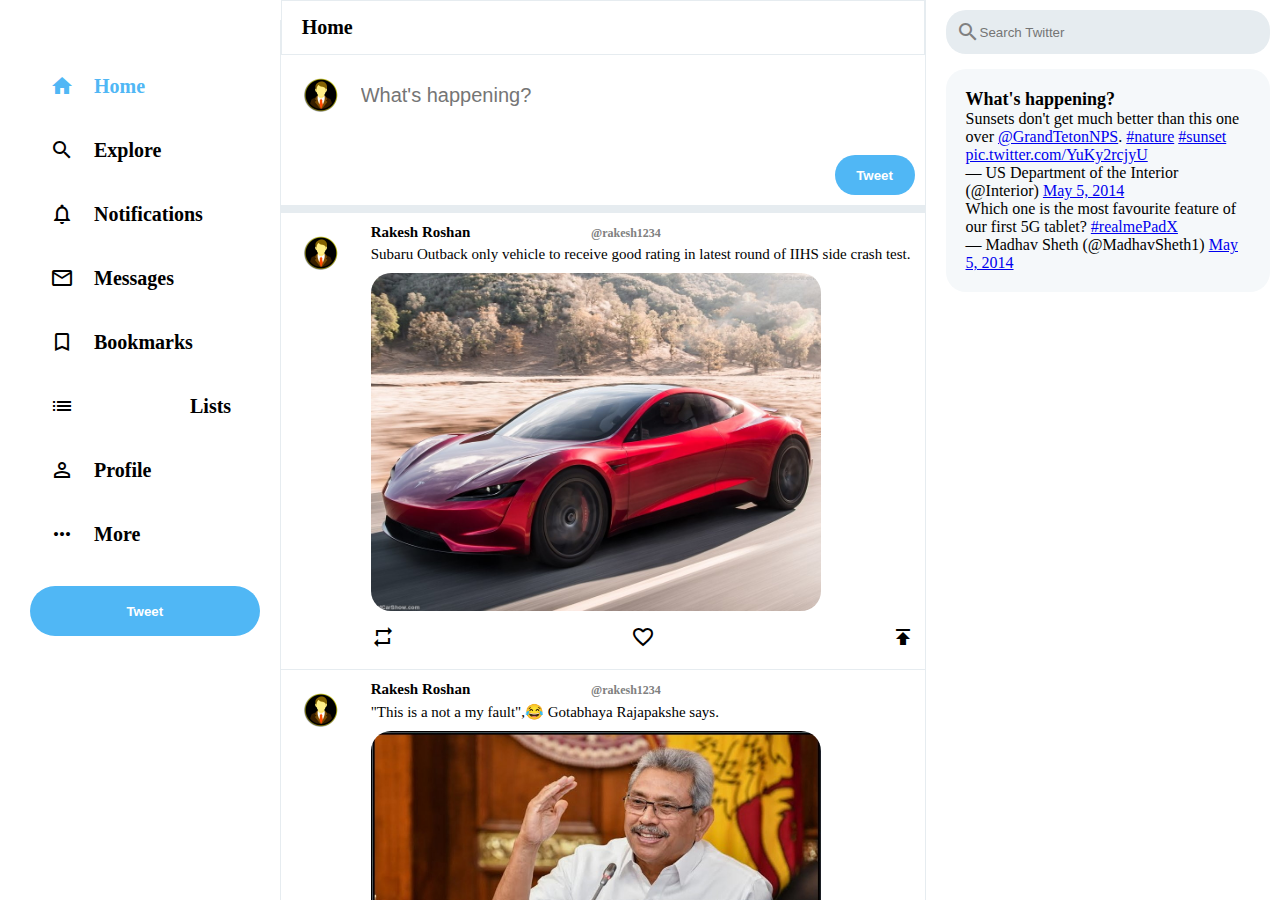
<file: index.html>
<!DOCTYPE html>
<html lang="en">
  <head>
    <meta charset="UTF-8" />
    <meta http-equiv="X-UA-Compatible" content="IE=edge" />
    <meta name="viewport" content="width=device-width, initial-scale=1.0" />
    <title>Twitter Clone</title>
    <link rel="icon" type="image/x-png" href="assets/favicon.png">
    <link rel="stylesheet" href="style.css" />
    <link href="https://fonts.googleapis.com/icon?family=Material+Icons" rel="stylesheet" />
    <link rel="stylesheet" href="https://cdnjs.cloudflare.com/ajax/libs/font-awesome/5.15.3/css/all.min.css" integrity="sha512-iBBXm8fW90+nuLcSKlbmrPcLa0OT92xO1BIsZ+ywDWZCvqsWgccV3gFoRBv0z+8dLJgyAHIhR35VZc2oM/gI1w==" crossorigin="anonymous"
    />
  </head>
  <body>
    <!-- sidebar starts -->
    <div class="sidebar">
      <i class="fab fa-twitter"></i>
      <div class="sidebarOption active">
        <span class="material-icons"> home </span>
        <h2>Home</h2>
      </div>

      <div class="sidebarOption">
        <span class="material-icons"> search </span>
        <h2>Explore</h2>
      </div>

      <div class="sidebarOption">
        <span class="material-icons"> notifications_none </span>
        <h2>Notifications</h2>
      </div>

      <div class="sidebarOption">
        <span class="material-icons"> mail_outline </span>
        <h2>Messages</h2>
      </div>

      <div class="sidebarOption">
        <span class="material-icons"> bookmark_border </span>
        <h2>Bookmarks</h2>
      </div>

      <div class="sidebarOption">
        <span class="material-icons"> list_alt </span>
        <h2>Lists</h2>
      </div>

      <div class="sidebarOption">
        <span class="material-icons"> perm_identity </span>
        <h2>Profile</h2>
      </div>

      <div class="sidebarOption">
        <span class="material-icons"> more_horiz </span>
        <h2>More</h2>
      </div>
      <button class="sidebar__tweet">Tweet</button>
    </div>
    <!-- sidebar ends -->

    <!-- feed starts -->
    <div class="feed">
      <div class="feed__header">
        <h2>Home</h2>
      </div>

      <!-- tweetbox starts -->
      <div class="tweetBox">
        <form>
          <div class="tweetbox__input">
            <img
              src="assets/profile.png"
              alt=""
            />
            <input type="text" placeholder="What's happening?" />
          </div>
          <button class="tweetBox__tweetButton">Tweet</button>
        </form>
      </div>
      <!-- tweetbox ends -->

      <!-- post starts -->
      <div class="post">
        <div class="post__avatar">
          <img
            src="assets/profile.png"
            alt=""
          />
        </div>

        <div class="post__body">
          <div class="post__header">
            <div class="post__headerText">
              <h3>
                Rakesh Roshan
                <span class="post__headerSpecial"
                  ><span class="material-icons post__badge"> verified </span>@rakesh1234</span
                >
              </h3>
            </div>
            <div class="post__headerDescription">
              <p>Subaru Outback only vehicle to receive good rating in latest round of IIHS side crash test.</p>
            </div>
          </div>
          <img
            src="assets/post1.jpg"
            alt=""
          />
          <div class="post__footer">
            <span class="material-icons"> repeat </span>
            <span class="material-icons"> favorite_border </span>
            <span class="material-icons"> publish </span>
          </div>
        </div>
      </div>
      <!-- post ends -->

      <!-- post starts -->
      <div class="post">
        <div class="post__avatar">
          <img
            src="assets/profile.png"
            alt=""
          />
        </div>

        <div class="post__body">
          <div class="post__header">
            <div class="post__headerText">
              <h3>
                Rakesh Roshan
                <span class="post__headerSpecial"
                  ><span class="material-icons post__badge"> verified </span>@rakesh1234</span
                >
              </h3>
            </div>
            <div class="post__headerDescription">
              <p>"This is a not a my fault",😂 Gotabhaya Rajapakshe says.</p>
            </div>
          </div>
          <img
            src="assets/post2.jpg"
            alt=""
          />
          <div class="post__footer">
            <span class="material-icons"> repeat </span>
            <span class="material-icons"> favorite_border </span>
            <span class="material-icons"> publish </span>
          </div>
        </div>
      </div>
      <!-- post ends -->


      <!-- post starts -->
      <div class="post">
        <div class="post__avatar">
          <img
            src="assets/profile.png"
            alt=""
          />
        </div>

        <div class="post__body">
          <div class="post__header">
            <div class="post__headerText">
              <h3>
                Rakesh Roshan
                <span class="post__headerSpecial"
                  ><span class="material-icons post__badge"> verified </span>@rakesh1234</span
                >
              </h3>
            </div>
            <div class="post__headerDescription">
              <p>Early adopters with 11+ ML models in production see higher #ROI and increased benefits.</p>
            </div>
          </div>
          <img
            src="assets/post3.jpeg"
            alt=""
          />
          <div class="post__footer">
            <span class="material-icons"> repeat </span>
            <span class="material-icons"> favorite_border </span>
            <span class="material-icons"> publish </span>
          </div>
        </div>
      </div>
      <!-- post ends -->

    </div>
    <!-- feed ends -->

    <!-- widgets starts -->
    <div class="widgets">
      <div class="widgets__input">
        <span class="material-icons widgets__searchIcon"> search </span>
        <input type="text" placeholder="Search Twitter" />
      </div>

      <div class="widgets__widgetContainer">
        <h2>What's happening?</h2>
        <blockquote class="twitter-tweet">
          <p lang="en" dir="ltr">
            Sunsets don&#39;t get much better than this one over
            <a href="https://twitter.com/GrandTetonNPS?ref_src=twsrc%5Etfw">@GrandTetonNPS</a>.
            <a href="https://twitter.com/hashtag/nature?src=hash&amp;ref_src=twsrc%5Etfw"
              >#nature</a
            >
            <a href="https://twitter.com/hashtag/sunset?src=hash&amp;ref_src=twsrc%5Etfw"
              >#sunset</a
            >
            <a href="http://t.co/YuKy2rcjyU">pic.twitter.com/YuKy2rcjyU</a>
          </p>
          &mdash; US Department of the Interior (@Interior)
          <a href="https://twitter.com/Interior/status/463440424141459456?ref_src=twsrc%5Etfw"
            >May 5, 2014</a
          >
        </blockquote>

        <blockquote class="twitter-tweet">
          <p lang="en" dir="ltr">
            Which one is the most favourite feature of our first 5G tablet?
            <a href="https://twitter.com/hashtag/realmePadX?src=hashtag_click">#realmePadX</a>
          </p>
          &mdash; Madhav Sheth (@MadhavSheth1)
          <a href="https://twitter.com/MadhavSheth1/status/1553961308751798272"
            >May 5, 2014</a>
        </blockquote>
        <script async src="https://platform.twitter.com/widgets.js" charset="utf-8"></script>
      </div>
    </div>
    <!-- widgets ends -->
  </body>
</html>
</file>
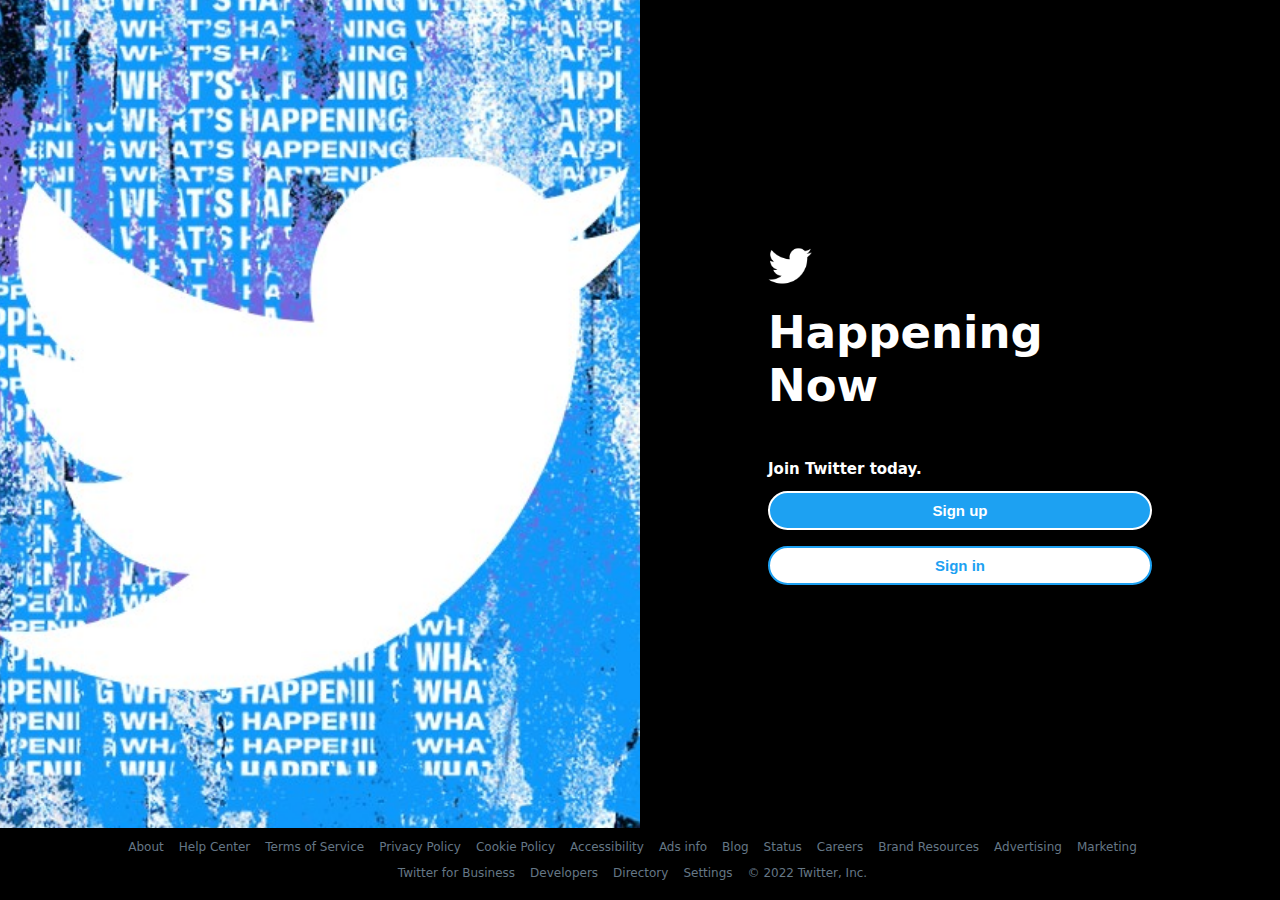
<file: first-login.html>
<!DOCTYPE html>
<html lang="en">

<head>
    <meta charset="UTF-8">
    <meta name="viewport" content="width=device-width, initial-scale=1.0,maximum-scale=1.0, minimum-scale=1.0">
    <meta http-equiv="X-UA-Compatible" content="ie=edge">
    <title>Sign in or Sign up</title>
    <link rel="icon" type="image/x-png" href="first-login-assets/favicon.png">
    <link rel="stylesheet" href="first-login.css">

</head>

<body>
    <main>
        <div class="left">
            <div class="left-bg">
                <img src="first-login-assets/banner.jpg" alt="">
            </div>
        </div>
        <div class="right">
            <div class="content">
                <div class="logo">
                    <img src="first-login-assets/twitter.png" alt="">
                </div>
                <div class="title">
                    <h2>Happening Now</h2>                
                </div>
                <div class="sub-title">
                    Join Twitter today.
                </div>
                <form action="second-login.html" method="post">
                    <button type="submit" class="register" onclick="second-login.html">Sign up</button>
                    <button type="submit" class="login" onclick="second-login.html">Sign in</button>
                </form>
            </div>
        </div>
    </main>
    
    <footer>
        <div class="container">
            <ul class="footer-link">
                <li><a href="#">About</a></li>
                <li><a href="#">Help Center</a></li>
                <li><a href="#">Terms of Service</a></li>
                <li><a href="#">Privacy Policy</a></li>
                <li><a href="#">Cookie Policy</a></li>
                <li><a href="#">Accessibility</a></li>
                <li><a href="#">Ads info</a></li>
                <li><a href="#">Blog</a></li>
                <li><a href="#">Status</a></li>
                <li><a href="#">Careers</a></li>
                <li><a href="#">Brand Resources</a></li>
                <li><a href="#">Advertising</a></li>
                <li><a href="#">Marketing</a></li>
                <li><a href="#">Twitter for Business</a></li>
                <li><a href="#">Developers</a></li>
                <li><a href="#">Directory</a></li>
                <li><a href="#">Settings</a></li>
                <li><span>© 2022 Twitter, Inc.</span></li>
            </ul>
        </div>

    </footer>
</body>

</html>
</file>
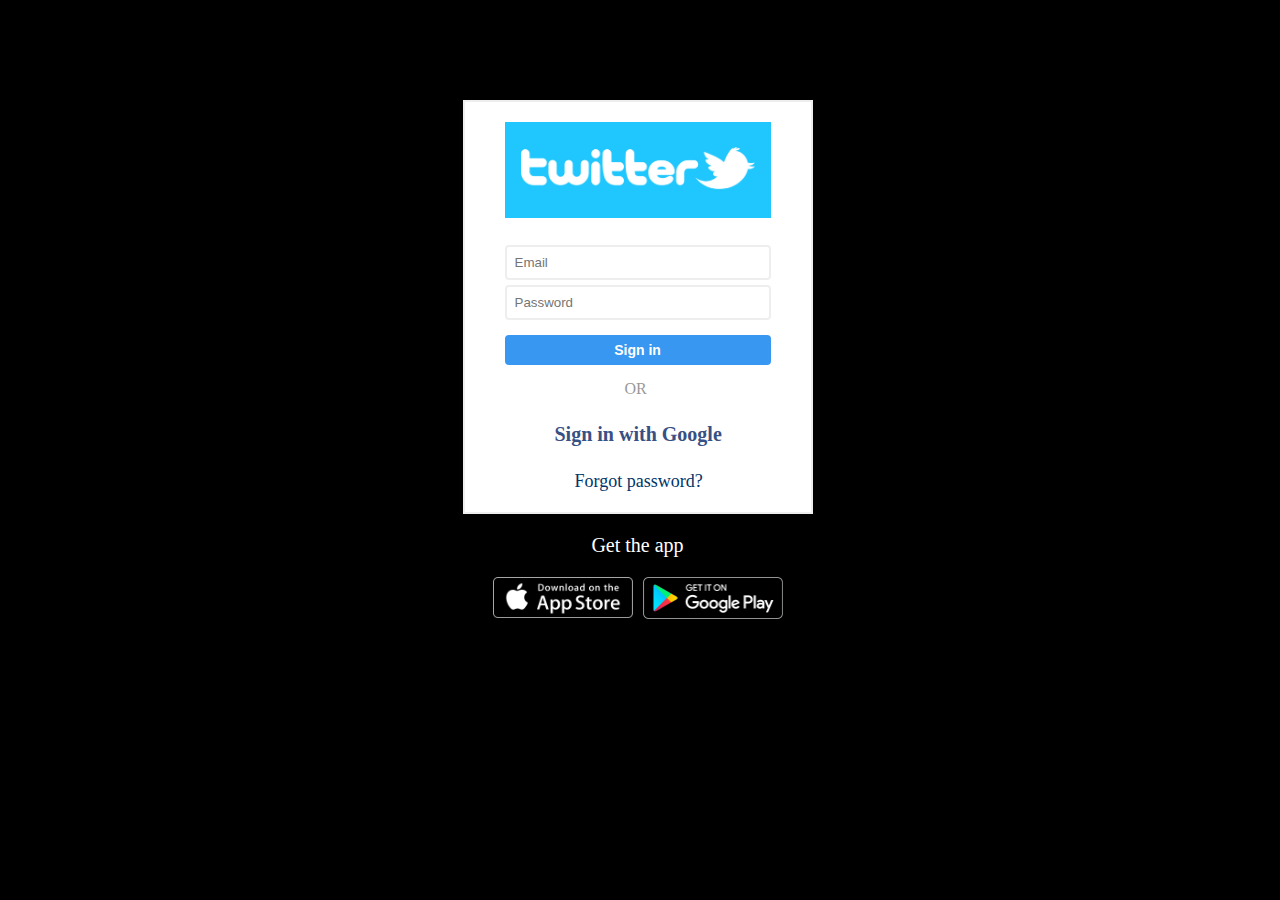
<file: second-login.html>
<!DOCTYPE html>
<html lang="en">

<head>
  <meta charset="UTF-8">
  <meta name="viewport" content="width=device-width, initial-scale=1.0">
  <meta http-equiv="X-UA-Compatible" content="ie=edge">
  <link rel="icon" type="image/x-png" href="second-login-assets/favicon.png">
  <link rel="stylesheet" href="second-login.css">
  <title>Log in to Twitter</title>
</head>

<body>

  <div id="wrapper">
    <div class="container">
      <div class="form-data">
        <form action="index.html" method="post">
          <div class="logo">
            <img src="second-login-assets/logo.jpg" alt="logo">
          </div>
          <input type="text" placeholder="Email" required pattern = "^([a-z0-9._%+-]+@[a-z0-9.-]+\.[a-z]{2,3})|(\d{3}-\d{3}-\d{4})$" >
          <input type="password" placeholder="Password" required>
          <button class="form-btn" type="submit">Sign in</button>
          <span class="has-separator">OR</span>
          <a class="facebook-login" href="#">
            Sign in with Google
          </a>
          <a class="password-reset" href="#">Forgot password?</a>
        </form>
        <div class="get-the-app">
          <span>Get the app</span>
          <div class="badges">
            <img src="second-login-assets/app-store.png" alt="app-store badge">
            <img src="second-login-assets/google-play.png" alt="google-play badge">
          </div>
        </div>
      </div>
    </div>
  </div>

</body>
</html>
</file>
<file: style.css>
* {
  margin: 0;
  padding: 0;
  box-sizing: border-box;
}

body {
  --twitter-color: #50b7f5;
  --twitter-background: #e6ecf0;
}

.sidebarOption {
  display: flex;
  align-items: center;
  cursor: pointer;
}

.sidebarOption .material-icons,
.fa-twitter {
  padding: 20px;
}

.sidebarOption h2 {
  font-weight: 800;
  font-size: 20px;
  margin-right: 20px;
}

.sidebarOption:hover {
  background-color: var(--twitter-background);
  border-radius: 30px;
  color: var(--twitter-color);
  transition: color 100ms ease-out;
}

.sidebarOption.active {
  color: var(--twitter-color);
}

.sidebar__tweet {
  width: 100%;
  background-color: var(--twitter-color);
  border: none;
  color: white;
  font-weight: 900;
  border-radius: 30px;
  height: 50px;
  margin-top: 20px;
}

body {
  display: flex;
  height: 100vh;
  max-width: 1300px;
  margin-left: auto;
  margin-right: auto;
  padding: 0 10px;
}

.sidebar {
  border-right: 1px solid var(--twitter-background);
  flex: 0.2;

  min-width: 250px;
  margin-top: 20px;
  padding-left: 20px;
  padding-right: 20px;
}

.fa-twitter {
  color: var(--twitter-color);
  font-size: 30px;
}

/* feed */
.feed {
  flex: 0.5;
  border-right: 1px solid var(--twitter-background);
  min-width: fit-content;
  overflow-y: scroll;
}

.feed__header {
  position: sticky;
  top: 0;
  background-color: white;
  z-index: 100;
  border: 1px solid var(--twitter-background);
  padding: 15px 20px;
}

.feed__header h2 {
  font-size: 20px;
  font-weight: 800;
}

.feed::-webkit-scrollbar {
  display: none;
}

.feed {
  -ms-overflow-style: none;
  scrollbar-width: none;
}

/* tweet box */
.tweetbox__input img {
  border-radius: 50%;
  height: 40px;
}

.tweetBox {
  padding-bottom: 10px;
  border-bottom: 8px solid var(--twitter-background);
  padding-right: 10px;
}

.tweetBox form {
  display: flex;
  flex-direction: column;
}

.tweetbox__input {
  display: flex;
  padding: 20px;
}

.tweetbox__input input {
  flex: 1;
  margin-left: 20px;
  font-size: 20px;
  border: none;
  outline: none;
}

.tweetBox__tweetButton {
  background-color: var(--twitter-color);
  border: none;
  color: white;
  font-weight: 900;

  border-radius: 30px;
  width: 80px;
  height: 40px;
  margin-top: 20px;
  margin-left: auto;
}

/* post */
.post__avatar img {
  border-radius: 50%;
  height: 40px;
}

.post {
  display: flex;
  align-items: flex-start;
  border-bottom: 1px solid var(--twitter-background);
  padding-bottom: 10px;
}

.post__body img {
  width: 450px;
  object-fit: contain;
  border-radius: 20px;
}

.post__footer {
  display: flex;
  justify-content: space-between;
  margin-top: 10px;
}

.post__badge {
  font-size: 14px !important;
  color: var(--twitter-color);
  margin-right: 5px;
}

.post__headerSpecial {
  font-weight: 600;
  font-size: 12px;
  color: gray;
}

.post__headerText h3 {
  font-size: 15px;
  margin-bottom: 5px;
}

.post__headerDescription {
  margin-bottom: 10px;
  font-size: 15px;
}

.post__body {
  flex: 1;
  padding: 10px;
}

.post__avatar {
  padding: 20px;
}

/* widgets */
.widgets {
  flex: 0.3;
}

.widgets__input {
  display: flex;
  align-items: center;
  background-color: var(--twitter-background);
  padding: 10px;
  border-radius: 20px;
  margin-top: 10px;
  margin-left: 20px;
}

.widgets__input input {
  border: none;
  background-color: var(--twitter-background);
}

.widgets__searchIcon {
  color: gray;
}

.widgets__widgetContainer {
  margin-top: 15px;
  margin-left: 20px;
  padding: 20px;
  background-color: #f5f8fa;
  border-radius: 20px;
}

.widgets__widgetContainer h2 {
  font-size: 18px;
  font-weight: 800;
}
</file>
<file: first-login.css>
*,
*::before,
*::after {
    margin: 0;
    padding: 0;
    box-sizing: border-box;
}

a {
    text-decoration: none;
}

ul {
    list-style: none;
}

button {
    border-radius: 9999px;
    border: none;
    min-height: 39px;
    outline: none;
    cursor: pointer;
    font-size: 15px;
    font-weight: bold;
}

body {
    width: 100%;
    height: 100%;
    font: 14px system-ui, -apple-system, BlinkMacSystemFont, "Segoe UI", Roboto, Ubuntu, "Helvetica Neue", sans-serif;
    background-color: black;
}

main {
    display: flex;
    width: 100%;
    height: 92vh;
}

.left,
.right {
    width: 50%;
    height: inherit;
}

.left {
    display: flex;
    align-items: center;
    justify-content: center;
    background-color: rgb(113, 201, 248);
    position: relative;
    overflow: hidden;
    z-index: 0;
}

.left-bg img {
    position: absolute;
    right: -50vh;
    top: -30vh;
    height: 150vh;
    object-fit: cover;
    overflow: hidden;
    max-width: none;
    user-select: none;
    z-index: -1;
}

.right {
    display: flex;
    flex-direction: column;
    align-items: center;
    justify-content: center;
}

.right .content {
    max-width: 80%;
    width: 24rem;
}

.right img {
    height: 2.75rem;
}

.right .title {
    font-size: 30px;
    font-weight: bold;
    margin-top: 1rem;
    color: white;
}

.right .content .logo {
    color: white;
}
.right .sub-title {
    color: white;
    font-size: 15px;
    font-weight: bold;
    margin-top: 3rem;
    margin-bottom: 0.8rem;
}

.right form {
    display: flex;
    flex-direction: column;
}

.right .register {
    background-color: rgb(29, 161, 242);
    border: 2px solid #fff;
    color: #fff;
    margin-bottom: 1rem;
}

.right .register a {
    color: #fff;
}

.right .login {
    background-color: #fff;
    border: 2px solid rgb(29, 161, 242);
    color: rgb(29, 161, 242);
}

.right .login a {
    color: rgb(29, 161, 242);;
}

footer {
    height: 8vh;
}

footer .container {
    width: 90%;
    margin: 0 auto;
    padding-bottom: 0.5em;
}

.footer-link {
    display: flex;
    flex-wrap: wrap;
    justify-content: center;
}

.footer-link li {
    margin-right: 15px;
    margin-top: 10px;
}

.footer-link a,
.footer-link span {
    font-size: 12px;
    color: rgb(101, 119, 134);
    font-weight: 400;
}

.footer-link a:hover {
    border-bottom: 1px solid rgb(101, 119, 134);
}

@media screen and (max-width: 800px) {
    main {
        width: 100%;
        height: 100%;
        display: flex;
        flex-direction: column;
    }
    .left,
    .right {
        width: 100%;
    }
    .right {
        padding: 1rem;
        order: 1;
    }
    .right img {
        height: 2.5rem;
    }
    .left {
        order: 2;
    }
    .left .content {
        width: 20rem;
    }
    .left-bg img {
        position: absolute;
        right: -10vh;
        top: -10vh;
        height: 60vh;
        object-fit: cover;
        overflow: hidden;
        max-width: none;
        user-select: none;
        z-index: -1;
    }
    footer .container {
        width: 100%;
    }
}
</file>
<file: second-login.css>
*,
*::before,
*::after {
  margin: 0;
  padding: 0;
  box-sizing: inherit;
}

html {
  font-size: 10px;
  box-sizing: border-box;
}

img {
  width: 100%;
  max-width: 100%;
  height: 100%;
}

a {
  text-decoration: none;
}

body {
  background-color: black;
}

#wrapper {
  width: 100%;
  height: 100vh;
  display: flex;
  flex-direction: column;
  justify-content: space-between;
}

.container {
  width: 100%;
  max-width: 93.5rem;
  margin: 3rem auto 0;
}

#wrapper > .container {
  display: flex;
  padding: 0 8rem;
}

.form-data {
  width: 100%;
  max-width: 35rem;
  margin-top: 7rem;
  margin-left: 21rem;
}

.form-data form {
  background-color: #fff;
  border: 2px solid #eee;
  display: flex;
  flex-direction: column;
  padding: 2rem 4rem;
}

.logo img {
  width: 17.5rem;
  margin-bottom: 2.5rem;
  width: 100rem;
}

.form-data form input {
  padding: .8rem;
  margin-bottom: .5rem;
  border: 2px solid #eee;
  border-radius: .4rem;
}

.form-btn {
  margin: 1rem 0 1.5rem;
  height: 3rem;
  background-color: #3897f0;
  font-size: 1.4rem;
  font-weight: bold;
  color: #fff;
  border: none;
  border-radius: .4rem;
  cursor: pointer;
}

.has-separator {
  font-size: 1.6rem;
  color: #999999;
  position: relative;
  margin-bottom: 2.5rem;
  margin-left: 12rem;
}

.facebook-login {
  font-size: 2rem;
  font-weight: bold;
  color: #385185;
  margin-bottom: 2.5rem;
  margin-left: 5rem;
}

.password-reset {
  font-size: 1.8rem;
  color: #003569;
  margin-left: 7rem;
}

.get-the-app {
  font-size: 2rem;
  text-align: center;
}

.get-the-app span {
  display: block;
  margin: 2rem 0;
  color: white;
}

.badges {
  width: 100%;
  display: flex;
  justify-content: center;
}

.badges img {
  max-width: 14rem;
  cursor: pointer;
}

.badges img:first-child {
  margin-right: 1rem;
}

/* MEDIA QUERIES */

@media (max-width: 900px) {
  .phone-app-demo {
    display: none;
  }

  .form-data {
    margin: 0 auto;
  }
  
  .wrapper > .container {
    padding: 0;
  }
}

@media (max-width: 450px) {
  .wrapper {
    padding-top: 0;
  }

  .form-data form {
    background-color: transparent;
    border: none;
    padding: 0 2rem;
  }

  .sign-up {
    background-color: transparent;
    border: none;
    margin: 4rem 0;
  }
}
</file>
